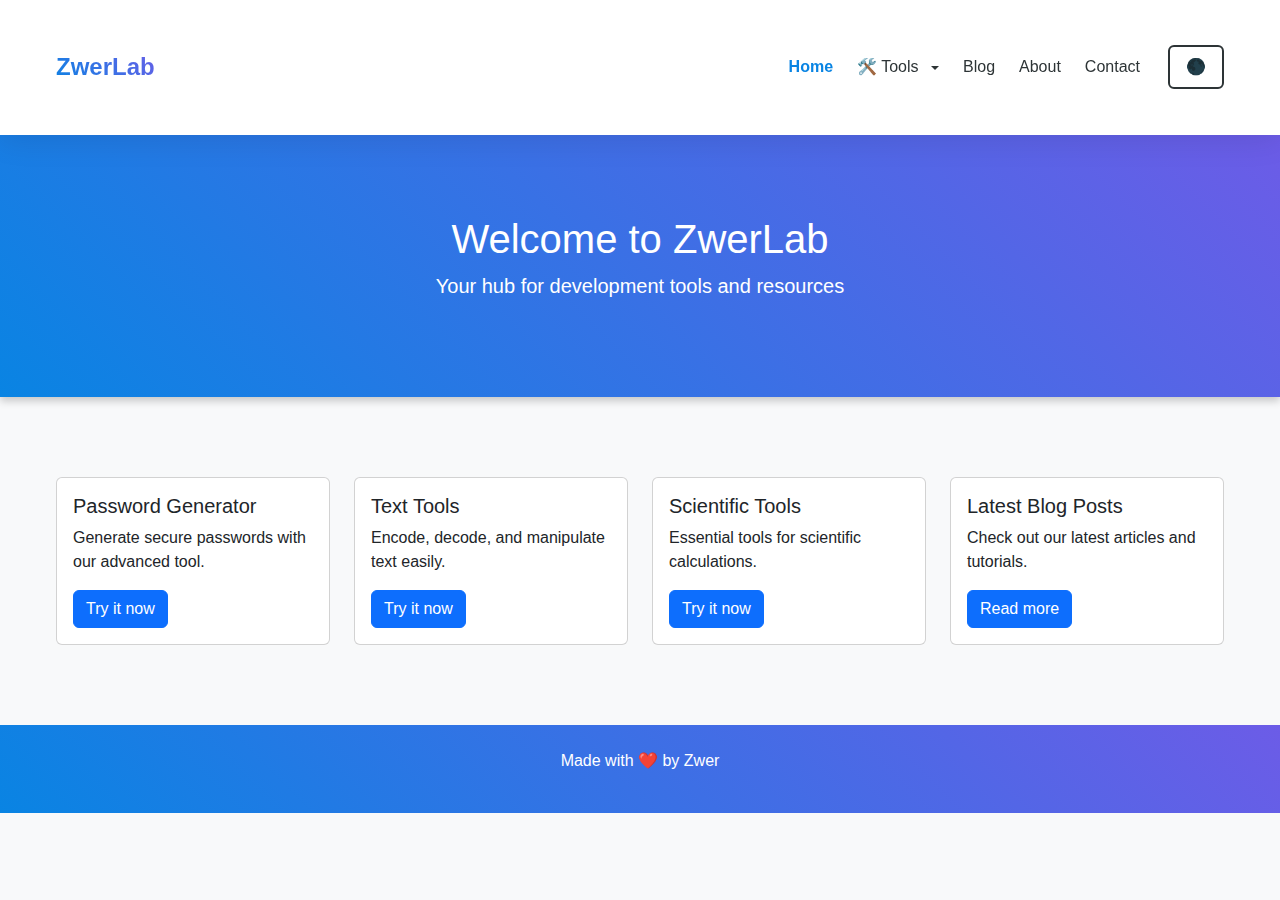
<file: index.html>
<!DOCTYPE html>
<html lang="en">
<head>
    <meta charset="UTF-8">
    <meta name="viewport" content="width=device-width, initial-scale=1.0">
    <title>ZwerLab - Home</title>
    <link rel="stylesheet" href="https://cdn.jsdelivr.net/npm/bootstrap@5.3.0/dist/css/bootstrap.min.css">
    <link rel="stylesheet" href="assets/css/style.css">
</head>
<body>
    <nav class="navbar navbar-expand-lg">
        <div class="container">
            <a class="navbar-brand" href="index.html">ZwerLab</a>
            <button class="navbar-toggler" type="button" data-bs-toggle="collapse" data-bs-target="#navbarNav">
                <span class="navbar-toggler-icon"></span>
            </button>
            <div class="collapse navbar-collapse" id="navbarNav">
                <ul class="navbar-nav ms-auto">
                    <li class="nav-item"><a class="nav-link active" href="index.html">Home</a></li>
                    <li class="nav-item dropdown">
                        <a class="nav-link dropdown-toggle" href="#" id="toolsDropdown" role="button" data-bs-toggle="dropdown">
                            🛠️ Tools
                        </a>
                        <ul class="dropdown-menu">
                            <li><a class="dropdown-item" href="password-generator.html">🔐 Password Generator</a></li>
                            <li><a class="dropdown-item" href="text-tools.html">📝 Text Tools</a></li>
                            <li><a class="dropdown-item" href="scientific-tools.html">🔬 Scientific Tools</a></li>
                            <li><a class="dropdown-item" href="hash-generator.html">🔒 Hash Generator</a></li>
                        </ul>
                    </li>
                    <li class="nav-item"><a class="nav-link" href="blog.html">Blog</a></li>
                    <li class="nav-item"><a class="nav-link" href="about.html">About</a></li>
                    <li class="nav-item"><a class="nav-link" href="contact.html">Contact</a></li>
                </ul>
                <button id="darkModeToggle" class="btn btn-outline-light ms-3">
                    <span id="darkModeIcon">🌑</span>
                </button>
            </div>
        </div>
    </nav>

    <header class="page-header">
        <div class="container">
            <h1>Welcome to ZwerLab</h1>
            <p class="lead">Your hub for development tools and resources</p>
        </div>
    </header>

    <main class="container my-5">
        <div class="row g-4">
            <div class="col-md-6 col-lg-3">
                <div class="card h-100">
                    <div class="card-body">
                        <h2 class="card-title h5">Password Generator</h2>
                        <p class="card-text">Generate secure passwords with our advanced tool.</p>
                        <a href="password-generator.html" class="btn btn-primary">Try it now</a>
                    </div>
                </div>
            </div>
            <div class="col-md-6 col-lg-3">
                <div class="card h-100">
                    <div class="card-body">
                        <h2 class="card-title h5">Text Tools</h2>
                        <p class="card-text">Encode, decode, and manipulate text easily.</p>
                        <a href="text-tools.html" class="btn btn-primary">Try it now</a>
                    </div>
                </div>
            </div>
            <div class="col-md-6 col-lg-3">
                <div class="card h-100">
                    <div class="card-body">
                        <h2 class="card-title h5">Scientific Tools</h2>
                        <p class="card-text">Essential tools for scientific calculations.</p>
                        <a href="scientific-tools.html" class="btn btn-primary">Try it now</a>
                    </div>
                </div>
            </div>
            <div class="col-md-6 col-lg-3">
                <div class="card h-100">
                    <div class="card-body">
                        <h2 class="card-title h5">Latest Blog Posts</h2>
                        <p class="card-text">Check out our latest articles and tutorials.</p>
                        <a href="blog.html" class="btn btn-primary">Read more</a>
                    </div>
                </div>
            </div>
        </div>
    </main>

    <footer>
        <p>Made with ❤️ by Zwer</p>
    </footer>

    <script src="https://cdn.jsdelivr.net/npm/bootstrap@5.3.0/dist/js/bootstrap.bundle.min.js"></script>
    <script src="assets/js/script.js"></script>
</body>
</html>
</file>
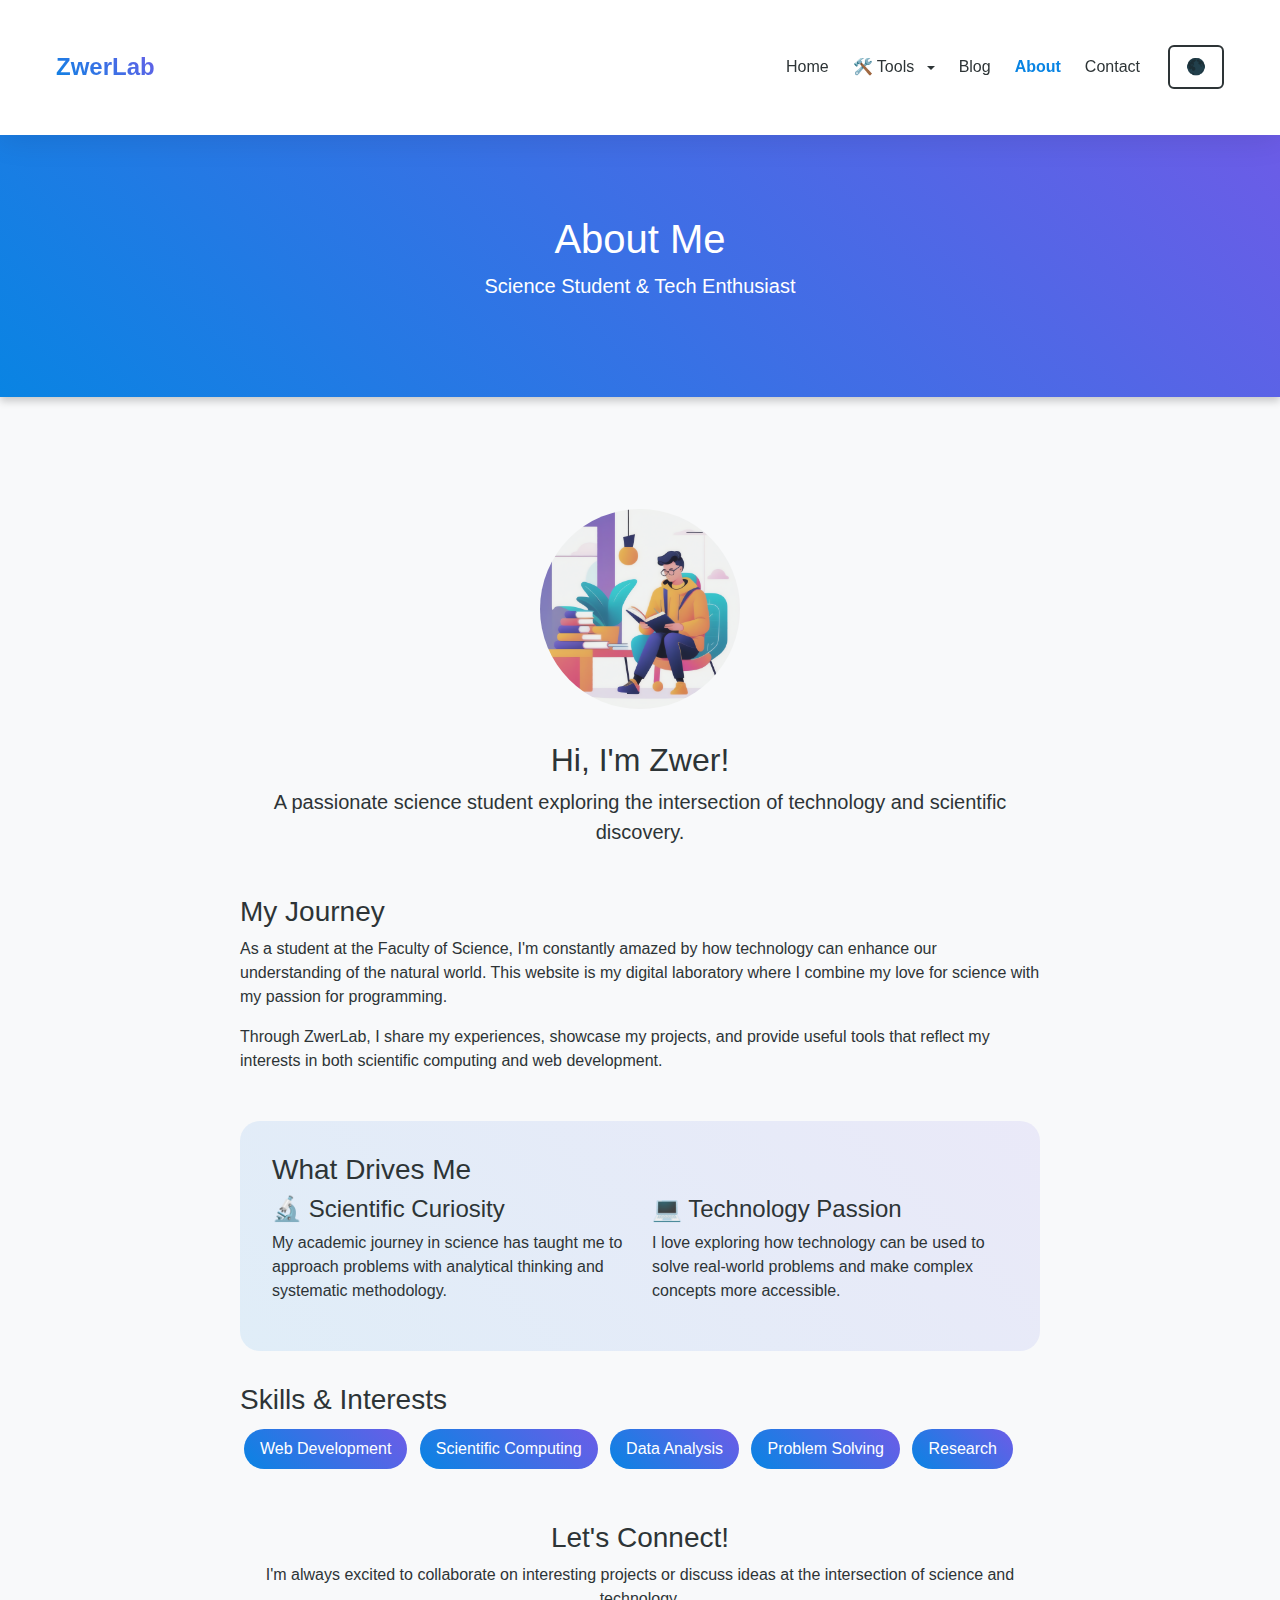
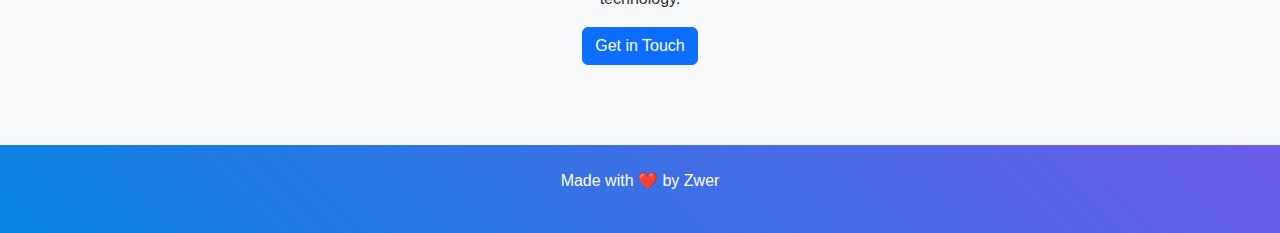
<file: about.html>
<!DOCTYPE html>
<html lang="en">
<head>
    <meta charset="UTF-8">
    <meta name="viewport" content="width=device-width, initial-scale=1.0">
    <title>About Me | ZwerLab</title>
    <link rel="stylesheet" href="https://cdn.jsdelivr.net/npm/bootstrap@5.3.0/dist/css/bootstrap.min.css">
    <link rel="stylesheet" href="assets/css/style.css">
    <style>
        .about-section {
            max-width: 800px;
            margin: 0 auto;
        }
        .profile-image {
            width: 200px;
            height: 200px;
            border-radius: 50%;
            object-fit: cover;
            margin: 2rem auto;
            display: block;
        }
        .skill-tag {
            background: linear-gradient(45deg, #0984e3, #6c5ce7);
            color: white;
            padding: 0.5rem 1rem;
            border-radius: 20px;
            margin: 0.25rem;
            display: inline-block;
        }
        .interests-section {
            background: linear-gradient(45deg, rgba(9, 132, 227, 0.1), rgba(108, 92, 231, 0.1));
            padding: 2rem;
            border-radius: 20px;
            margin: 2rem 0;
        }
        body.dark-mode .interests-section {
            background: linear-gradient(45deg, rgba(116, 185, 255, 0.1), rgba(162, 155, 254, 0.1));
        }
    </style>
</head>
<body>
    <nav class="navbar navbar-expand-lg">
        <div class="container">
            <a class="navbar-brand" href="index.html">ZwerLab</a>
            <button class="navbar-toggler" type="button" data-bs-toggle="collapse" data-bs-target="#navbarNav">
                <span class="navbar-toggler-icon"></span>
            </button>
            <div class="collapse navbar-collapse" id="navbarNav">
                <ul class="navbar-nav ms-auto">
                    <li class="nav-item"><a class="nav-link" href="index.html">Home</a></li>
                    <li class="nav-item dropdown">
                        <a class="nav-link dropdown-toggle" href="#" id="toolsDropdown" role="button" data-bs-toggle="dropdown">
                            🛠️ Tools
                        </a>
                        <ul class="dropdown-menu">
                            <li><a class="dropdown-item" href="password-generator.html">🔐 Password Generator</a></li>
                            <li><a class="dropdown-item" href="text-tools.html">📝 Text Tools</a></li>
                            <li><a class="dropdown-item" href="scientific-tools.html">🔬 Scientific Tools</a></li>
                            <li><a class="dropdown-item" href="hash-generator.html">🔒 Hash Generator</a></li>
                        </ul>
                    </li>
                    <li class="nav-item"><a class="nav-link" href="blog.html">Blog</a></li>
                    <li class="nav-item"><a class="nav-link active" href="about.html">About</a></li>
                    <li class="nav-item"><a class="nav-link" href="contact.html">Contact</a></li>
                </ul>
                <button id="darkModeToggle" class="btn btn-outline-light ms-3">
                    <span id="darkModeIcon">🌑</span>
                </button>
            </div>
        </div>
    </nav>

    <header class="page-header">
        <div class="container">
            <h1>About Me</h1>
            <p class="lead">Science Student & Tech Enthusiast</p>
        </div>
    </header>

    <main class="container my-5">
        <div class="about-section">
            <img src="images/student.png" alt="Profile" class="profile-image">
            
            <div class="text-center mb-5">
                <h2>Hi, I'm Zwer!</h2>
                <p class="lead">A passionate science student exploring the intersection of technology and scientific discovery.</p>
            </div>

            <div class="mb-5">
                <h3>My Journey</h3>
                <p>As a student at the Faculty of Science, I'm constantly amazed by how technology can enhance our understanding of the natural world. This website is my digital laboratory where I combine my love for science with my passion for programming.</p>
                <p>Through ZwerLab, I share my experiences, showcase my projects, and provide useful tools that reflect my interests in both scientific computing and web development.</p>
            </div>

            <div class="interests-section">
                <h3>What Drives Me</h3>
                <div class="row g-4">
                    <div class="col-md-6">
                        <h4>🔬 Scientific Curiosity</h4>
                        <p>My academic journey in science has taught me to approach problems with analytical thinking and systematic methodology.</p>
                    </div>
                    <div class="col-md-6">
                        <h4>💻 Technology Passion</h4>
                        <p>I love exploring how technology can be used to solve real-world problems and make complex concepts more accessible.</p>
                    </div>
                </div>
            </div>

            <div class="mb-5">
                <h3>Skills & Interests</h3>
                <div class="mb-3">
                    <span class="skill-tag">Web Development</span>
                    <span class="skill-tag">Scientific Computing</span>
                    <span class="skill-tag">Data Analysis</span>
                    <span class="skill-tag">Problem Solving</span>
                    <span class="skill-tag">Research</span>
                </div>
            </div>

            <div class="text-center">
                <h3>Let's Connect!</h3>
                <p>I'm always excited to collaborate on interesting projects or discuss ideas at the intersection of science and technology.</p>
                <a href="contact.html" class="btn btn-primary">Get in Touch</a>
            </div>
        </div>
    </main>

    <footer>
        <p>Made with ❤️ by Zwer</p>
    </footer>

    <script src="https://cdn.jsdelivr.net/npm/bootstrap@5.3.0/dist/js/bootstrap.bundle.min.js"></script>
    <script src="assets/js/script.js"></script>
</body>
</html>
</file>
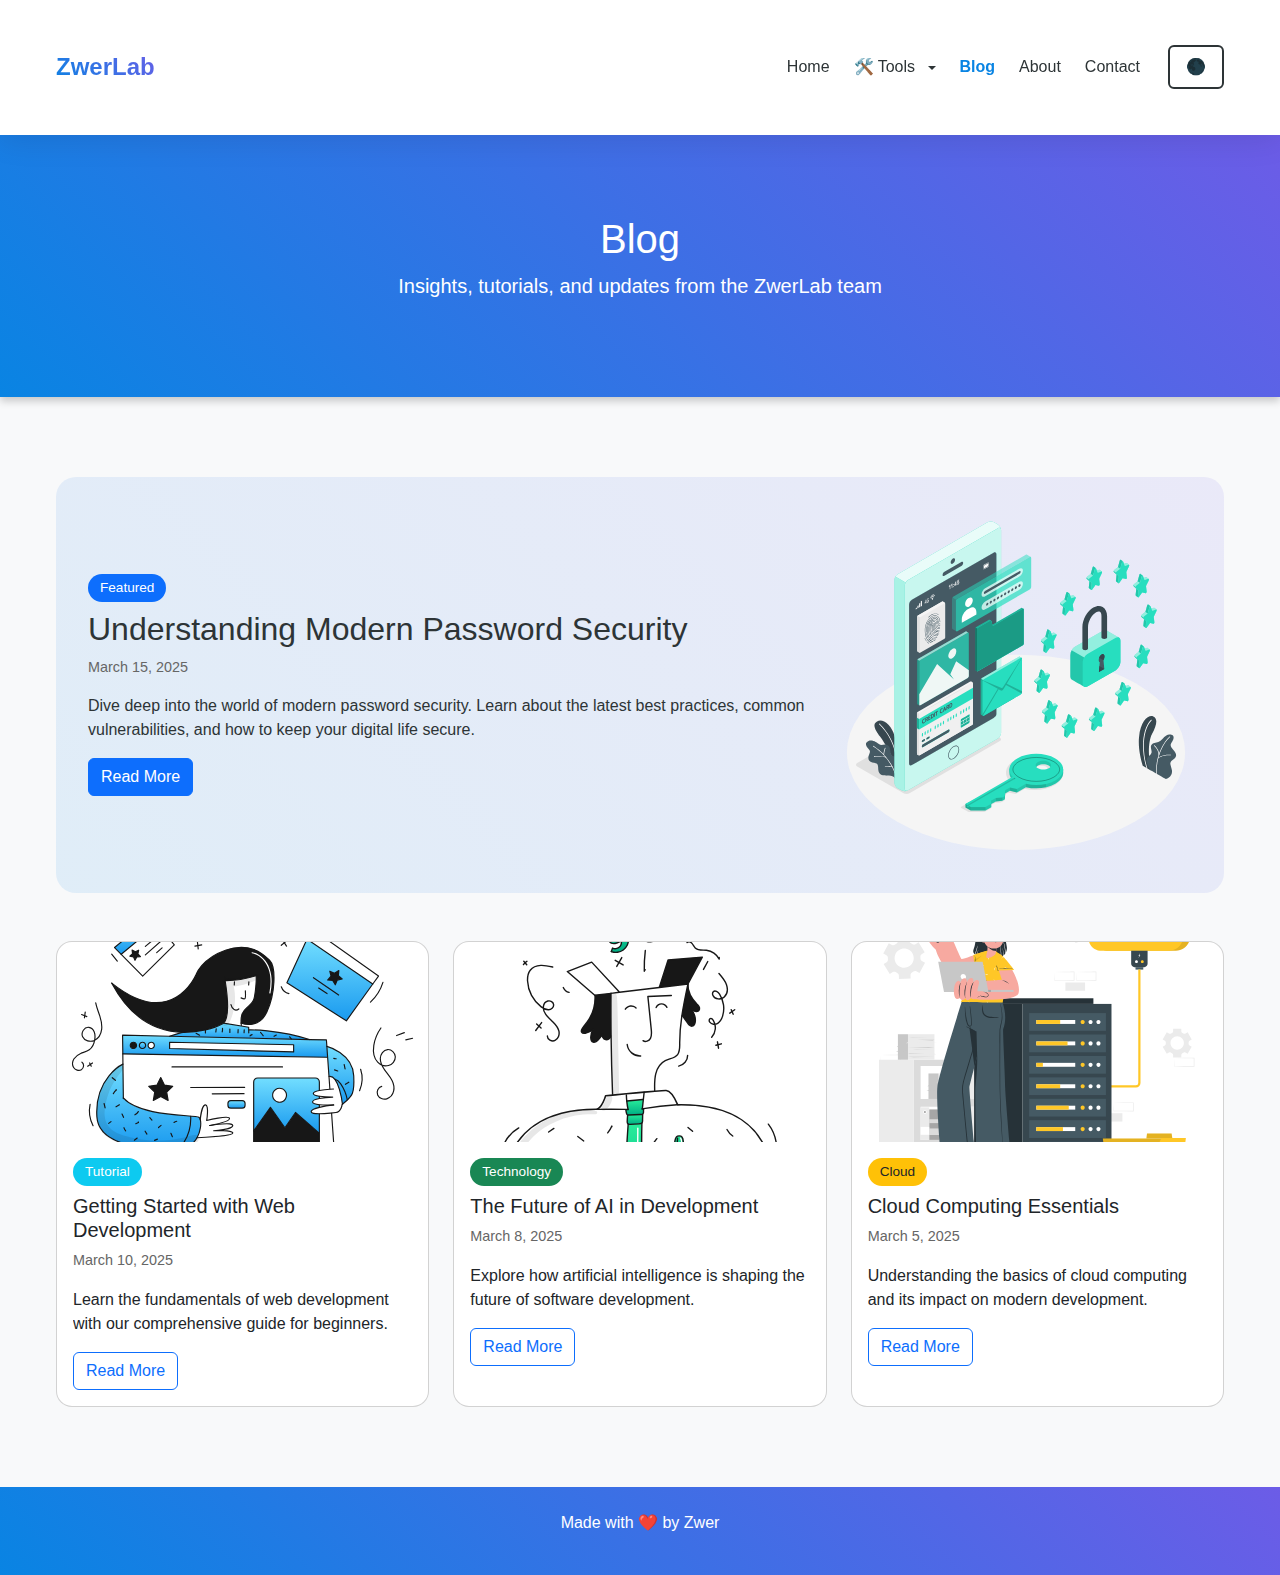
<file: blog.html>
<!DOCTYPE html>
<html lang="en">
<head>
    <meta charset="UTF-8">
    <meta name="viewport" content="width=device-width, initial-scale=1.0">
    <title>Blog | ZwerLab</title>
    <link rel="stylesheet" href="https://cdn.jsdelivr.net/npm/bootstrap@5.3.0/dist/css/bootstrap.min.css">
    <link rel="stylesheet" href="assets/css/style.css">
    <style>
        .blog-card {
            transition: transform 0.3s ease, box-shadow 0.3s ease;
            border-radius: 16px;
            overflow: hidden;
        }
        .blog-card:hover {
            transform: translateY(-5px);
            box-shadow: 0 10px 20px rgba(0,0,0,0.1);
        }
        .blog-image {
            height: 200px;
            object-fit: cover;
        }
        .blog-tag {
            font-size: 0.85rem;
            padding: 0.25rem 0.75rem;
            border-radius: 20px;
            margin-right: 0.5rem;
            margin-bottom: 0.5rem;
            display: inline-block;
        }
        .blog-date {
            font-size: 0.9rem;
            color: #666;
        }
        body.dark-mode .blog-date {
            color: #aaa;
        }
        .blog-excerpt {
            display: -webkit-box;
            -webkit-line-clamp: 3;
            -webkit-box-orient: vertical;
            overflow: hidden;
        }
        .featured-post {
            border-radius: 20px;
            background: linear-gradient(45deg, rgba(9, 132, 227, 0.1), rgba(108, 92, 231, 0.1));
            padding: 2rem;
            margin-bottom: 3rem;
        }
        body.dark-mode .featured-post {
            background: linear-gradient(45deg, rgba(116, 185, 255, 0.1), rgba(162, 155, 254, 0.1));
        }
        .article-content {
            display: none;
            padding: 2rem;
            margin-top: 2rem;
            border-radius: 12px;
            background: rgba(255, 255, 255, 0.05);
        }
        body.dark-mode .article-content {
            background: rgba(0, 0, 0, 0.1);
        }
    </style>
</head>
<body>
    <nav class="navbar navbar-expand-lg">
        <div class="container">
            <a class="navbar-brand" href="index.html">ZwerLab</a>
            <button class="navbar-toggler" type="button" data-bs-toggle="collapse" data-bs-target="#navbarNav">
                <span class="navbar-toggler-icon"></span>
            </button>
            <div class="collapse navbar-collapse" id="navbarNav">
                <ul class="navbar-nav ms-auto">
                    <li class="nav-item"><a class="nav-link" href="index.html">Home</a></li>
                    <li class="nav-item dropdown">
                        <a class="nav-link dropdown-toggle" href="#" id="toolsDropdown" role="button" data-bs-toggle="dropdown">
                            🛠️ Tools
                        </a>
                        <ul class="dropdown-menu">
                            <li><a class="dropdown-item" href="password-generator.html">🔐 Password Generator</a></li>
                            <li><a class="dropdown-item" href="text-tools.html">📝 Text Tools</a></li>
                            <li><a class="dropdown-item" href="scientific-tools.html">🔬 Scientific Tools</a></li>
                            <li><a class="dropdown-item" href="hash-generator.html">🔒 Hash Generator</a></li>
                        </ul>
                    </li>
                    <li class="nav-item"><a class="nav-link active" href="blog.html">Blog</a></li>
                    <li class="nav-item"><a class="nav-link" href="about.html">About</a></li>
                    <li class="nav-item"><a class="nav-link" href="contact.html">Contact</a></li>
                </ul>
                <button id="darkModeToggle" class="btn btn-outline-light ms-3">
                    <span id="darkModeIcon">🌑</span>
                </button>
            </div>
        </div>
    </nav>

    <header class="page-header">
        <div class="container">
            <h1>Blog</h1>
            <p class="lead">Insights, tutorials, and updates from the ZwerLab team</p>
        </div>
    </header>

    <main class="container my-5">
        <div class="featured-post">
            <div class="row align-items-center">
                <div class="col-md-8">
                    <span class="blog-tag bg-primary text-white">Featured</span>
                    <h2>Understanding Modern Password Security</h2>
                    <p class="blog-date">March 15, 2025</p>
                    <p>Dive deep into the world of modern password security. Learn about the latest best practices, common vulnerabilities, and how to keep your digital life secure.</p>
                    <button class="btn btn-primary read-more" data-article="password-security">Read More</button>
                    
                    <!-- Password Security Article Content -->
                    <div id="password-security-article" class="article-content">
                        <h3>Password Security Fundamentals</h3>
                        <p>Password security continues to be a critical component of digital safety. Despite the rise of additional authentication methods, passwords remain the primary defense for most accounts.</p>
                        
                        <h4>Current Best Practices</h4>
                        <ul>
                            <li><strong>Password Length vs. Complexity:</strong> Focus on longer passwords (12+ characters) rather than just complex ones. Lengthy passphrases are more secure and easier to remember.</li>
                            <li><strong>Unique Passwords:</strong> Use different passwords for different services to prevent credential stuffing attacks.</li>
                            <li><strong>Password Managers:</strong> Utilize dedicated password management tools to generate, store, and auto-fill strong, unique passwords.</li>
                            <li><strong>Multi-Factor Authentication (MFA):</strong> Implement MFA whenever possible as an additional security layer beyond passwords.</li>
                            <li><strong>Regular Security Audits:</strong> Periodically check for compromised accounts through services like Have I Been Pwned.</li>
                        </ul>

                        <h4>Common Vulnerabilities</h4>
                        <ul>
                            <li><strong>Credential Stuffing:</strong> Attackers use leaked username/password combinations on multiple services.</li>
                            <li><strong>Brute Force Attacks:</strong> Automated programs attempt to guess passwords through trial and error.</li>
                            <li><strong>Phishing Attacks:</strong> Deceptive communications trick users into revealing their credentials.</li>
                            <li><strong>Password Spraying:</strong> Attackers try common passwords against many accounts.</li>
                            <li><strong>Keyloggers:</strong> Malware that records keystrokes to capture password information.</li>
                        </ul>

                        <h4>NIST Password Guidelines (2023-2024)</h4>
                        <ul>
                            <li>Encourage passwords of at least 12 characters</li>
                            <li>Remove periodic password change requirements</li>
                            <li>Eliminate complex character requirements</li>
                            <li>Screen new passwords against commonly used/compromised passwords</li>
                            <li>Allow paste functionality in password fields</li>
                        </ul>

                        <h4>Emerging Password Alternatives</h4>
                        <ul>
                            <li><strong>Passkeys:</strong> FIDO2-based authentication that eliminates passwords entirely</li>
                            <li><strong>Biometric Authentication:</strong> Fingerprints, facial recognition, and other biological identifiers</li>
                            <li><strong>Hardware Security Keys:</strong> Physical devices that provide cryptographic proof of identity</li>
                            <li><strong>Zero-knowledge Proofs:</strong> Cryptographic methods that verify identity without revealing passwords</li>
                        </ul>
                    </div>
                </div>
                <div class="col-md-4">
                    <img src="images/Password-Security.svg" alt="Password Security" class="img-fluid rounded">
                </div>
            </div>
        </div>

        <div class="row g-4">
            <div class="col-md-4">
                <article class="card blog-card h-100">
                    <img src="images/web-development.svg" alt="Web Development" class="blog-image">
                    <div class="card-body">
                        <span class="blog-tag bg-info text-white">Tutorial</span>
                        <h3 class="card-title h5">Getting Started with Web Development</h3>
                        <p class="blog-date">March 10, 2025</p>
                        <p class="blog-excerpt">Learn the fundamentals of web development with our comprehensive guide for beginners.</p>
                        <button class="btn btn-outline-primary read-more" data-article="web-dev">Read More</button>
                    </div>
                </article>
            </div>
            <div class="col-md-4">
                <article class="card blog-card h-100">
                    <img src="images/AI.svg" alt="AI" class="blog-image">
                    <div class="card-body">
                        <span class="blog-tag bg-success text-white">Technology</span>
                        <h3 class="card-title h5">The Future of AI in Development</h3>
                        <p class="blog-date">March 8, 2025</p>
                        <p class="blog-excerpt">Explore how artificial intelligence is shaping the future of software development.</p>
                        <button class="btn btn-outline-primary read-more" data-article="ai-future">Read More</button>
                    </div>
                </article>
            </div>
            <div class="col-md-4">
                <article class="card blog-card h-100">
                    <img src="images/Cloud-Computing.svg" alt="Cloud Computing" class="blog-image">
                    <div class="card-body">
                        <span class="blog-tag bg-warning text-dark">Cloud</span>
                        <h3 class="card-title h5">Cloud Computing Essentials</h3>
                        <p class="blog-date">March 5, 2025</p>
                        <p class="blog-excerpt">Understanding the basics of cloud computing and its impact on modern development.</p>
                        <button class="btn btn-outline-primary read-more" data-article="cloud-computing">Read More</button>
                    </div>
                </article>
            </div>
        </div>
    </main>

    <footer>
        <p>Made with ❤️ by Zwer</p>
    </footer>

    <script src="https://cdn.jsdelivr.net/npm/bootstrap@5.3.0/dist/js/bootstrap.bundle.min.js"></script>
    <script src="assets/js/script.js"></script>
    <script>
        document.addEventListener('DOMContentLoaded', function() {
            const readMoreButtons = document.querySelectorAll('.read-more');
            
            readMoreButtons.forEach(button => {
                button.addEventListener('click', function() {
                    const articleId = this.getAttribute('data-article');
                    const articleContent = document.getElementById(`${articleId}-article`);
                    
                    if (articleContent) {
                        if (articleContent.style.display === 'none' || !articleContent.style.display) {
                            articleContent.style.display = 'block';
                            this.textContent = 'Show Less';
                        } else {
                            articleContent.style.display = 'none';
                            this.textContent = 'Read More';
                        }
                    }
                });
            });
        });
    </script>
</body>
</html>
</file>
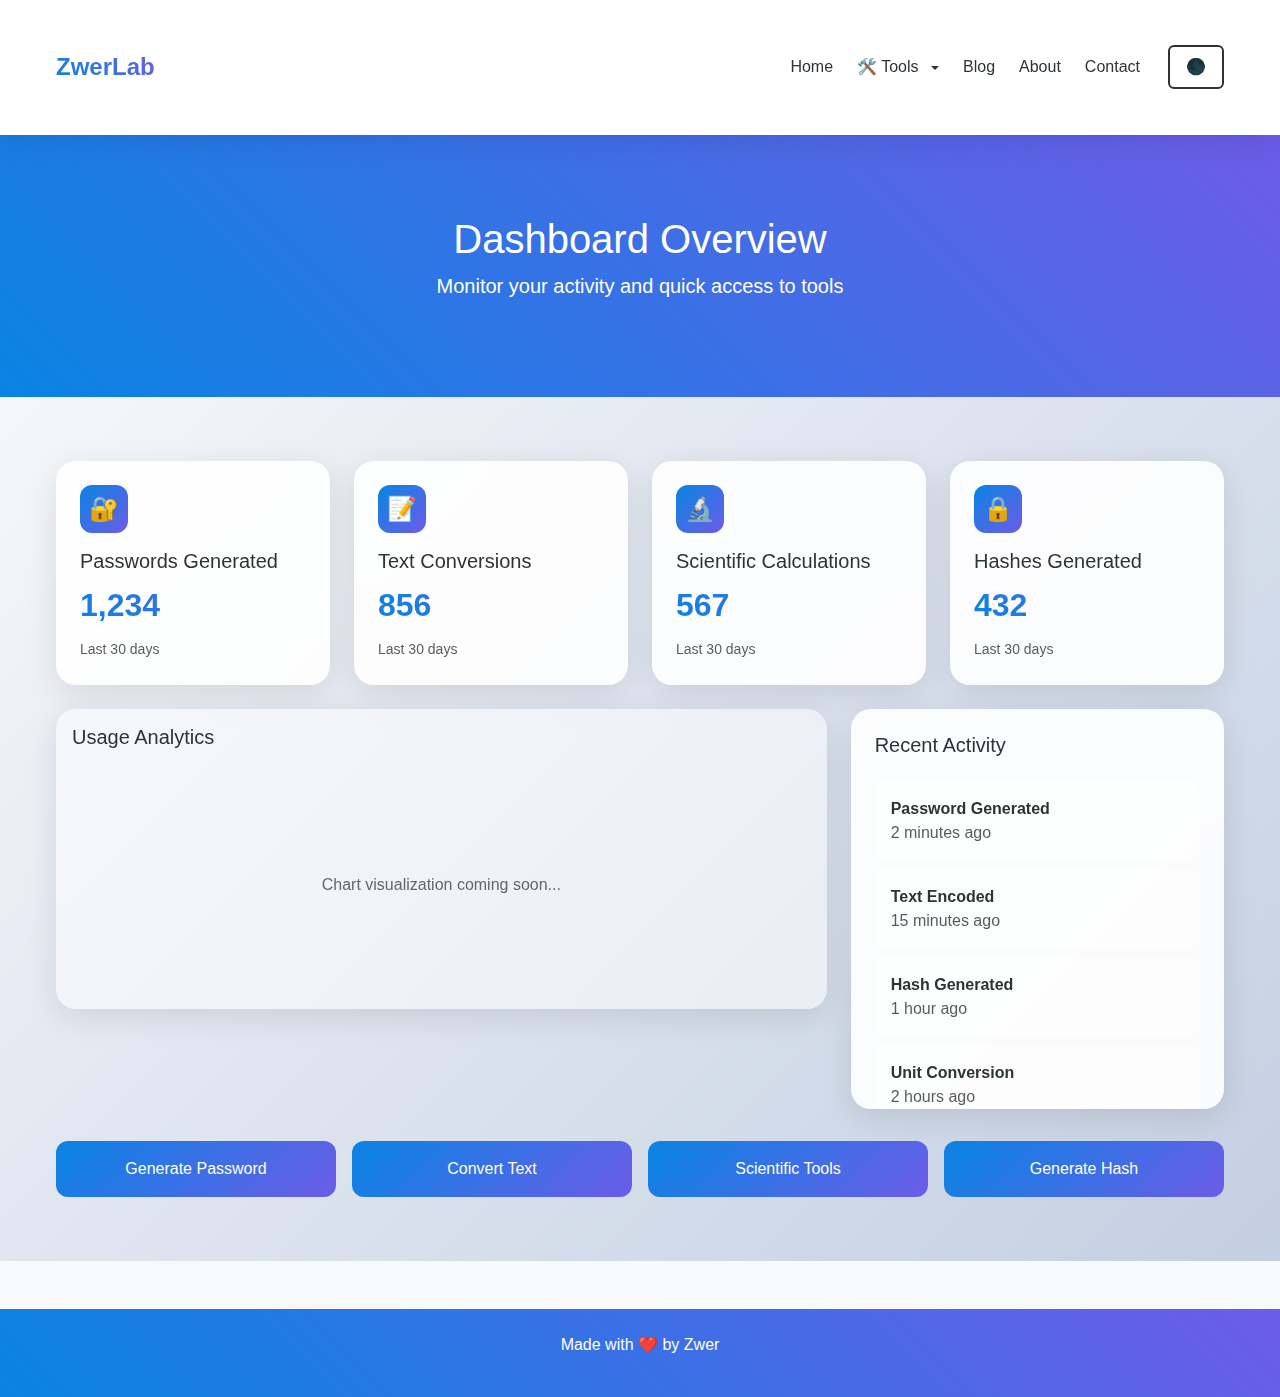
<file: dashboard.html>
<!DOCTYPE html>
<html lang="en">
<head>
    <meta charset="UTF-8">
    <meta name="viewport" content="width=device-width, initial-scale=1.0">
    <title>Modern Dashboard | ZwerLab</title>
    <link rel="stylesheet" href="https://cdn.jsdelivr.net/npm/bootstrap@5.3.0/dist/css/bootstrap.min.css">
    <link rel="stylesheet" href="assets/css/style.css">
    <style>
        /* Modern Dashboard Styles */
        .dashboard-container {
            padding: 2rem;
            background: linear-gradient(135deg, #f5f7fa 0%, #c3cfe2 100%);
            min-height: calc(100vh - 200px);
        }

        body.dark-mode .dashboard-container {
            background: linear-gradient(135deg, #1a1a1a 0%, #2d3436 100%);
        }

        .stat-card {
            background: rgba(255, 255, 255, 0.9);
            border-radius: 20px;
            padding: 1.5rem;
            transition: all 0.3s ease;
            border: none;
            backdrop-filter: blur(10px);
            box-shadow: 0 8px 32px rgba(0, 0, 0, 0.1);
        }

        body.dark-mode .stat-card {
            background: rgba(45, 52, 54, 0.9);
        }

        .stat-card:hover {
            transform: translateY(-5px);
            box-shadow: 0 12px 40px rgba(0, 0, 0, 0.15);
        }

        .stat-icon {
            width: 48px;
            height: 48px;
            border-radius: 12px;
            display: flex;
            align-items: center;
            justify-content: center;
            font-size: 24px;
            margin-bottom: 1rem;
            background: linear-gradient(135deg, #0984e3, #6c5ce7);
            color: white;
        }

        .stat-value {
            font-size: 2rem;
            font-weight: 700;
            margin: 0.5rem 0;
            background: linear-gradient(45deg, #0984e3, #6c5ce7);
            -webkit-background-clip: text;
            background-clip: text;
            -webkit-text-fill-color: transparent;
        }

        body.dark-mode .stat-value {
            background: linear-gradient(45deg, #74b9ff, #a29bfe);
            -webkit-background-clip: text;
            background-clip: text;
        }

        .activity-card {
            height: 400px;
            overflow-y: auto;
            scrollbar-width: thin;
            scrollbar-color: #0984e3 transparent;
        }

        .activity-item {
            padding: 1rem;
            border-radius: 12px;
            margin-bottom: 0.5rem;
            background: rgba(255, 255, 255, 0.5);
            transition: all 0.3s ease;
        }

        body.dark-mode .activity-item {
            background: rgba(255, 255, 255, 0.05);
        }

        .activity-item:hover {
            background: rgba(9, 132, 227, 0.1);
            transform: translateX(5px);
        }

        .chart-container {
            position: relative;
            height: 300px;
            background: rgba(255, 255, 255, 0.5);
            border-radius: 20px;
            padding: 1rem;
        }

        body.dark-mode .chart-container {
            background: rgba(255, 255, 255, 0.05);
        }

        .quick-actions {
            display: grid;
            grid-template-columns: repeat(auto-fit, minmax(150px, 1fr));
            gap: 1rem;
            margin-top: 2rem;
        }

        .action-btn {
            background: linear-gradient(135deg, #0984e3, #6c5ce7);
            border: none;
            border-radius: 12px;
            padding: 1rem;
            color: white;
            transition: all 0.3s ease;
        }

        .action-btn:hover {
            transform: translateY(-3px);
            box-shadow: 0 8px 20px rgba(9, 132, 227, 0.3);
        }

        @media (max-width: 768px) {
            .dashboard-container {
                padding: 1rem;
            }
            
            .stat-card {
                margin-bottom: 1rem;
            }
        }
    </style>
</head>
<body>
    <nav class="navbar navbar-expand-lg">
        <div class="container">
            <a class="navbar-brand" href="index.html">ZwerLab</a>
            <button class="navbar-toggler" type="button" data-bs-toggle="collapse" data-bs-target="#navbarNav">
                <span class="navbar-toggler-icon"></span>
            </button>
            <div class="collapse navbar-collapse" id="navbarNav">
                <ul class="navbar-nav ms-auto">
                    <li class="nav-item"><a class="nav-link" href="index.html">Home</a></li>
                    <li class="nav-item dropdown">
                        <a class="nav-link dropdown-toggle" href="#" id="toolsDropdown" role="button" data-bs-toggle="dropdown">
                            🛠️ Tools
                        </a>
                        <ul class="dropdown-menu">
                            <li><a class="dropdown-item" href="password-generator.html">🔐 Password Generator</a></li>
                            <li><a class="dropdown-item" href="text-tools.html">📝 Text Tools</a></li>
                            <li><a class="dropdown-item" href="scientific-tools.html">🔬 Scientific Tools</a></li>
                            <li><a class="dropdown-item" href="hash-generator.html">🔒 Hash Generator</a></li>
                        </ul>
                    </li>
                    <li class="nav-item"><a class="nav-link" href="blog.html">Blog</a></li>
                    <li class="nav-item"><a class="nav-link" href="about.html">About</a></li>
                    <li class="nav-item"><a class="nav-link" href="contact.html">Contact</a></li>
                </ul>
                <button id="darkModeToggle" class="btn btn-outline-light ms-3">
                    <span id="darkModeIcon">🌑</span>
                </button>
            </div>
        </div>
    </nav>

    <header class="page-header">
        <div class="container">
            <h1>Dashboard Overview</h1>
            <p class="lead">Monitor your activity and quick access to tools</p>
        </div>
    </header>

    <main class="dashboard-container">
        <div class="container">
            <!-- Stats Row -->
            <div class="row g-4 mb-4">
                <div class="col-md-3">
                    <div class="stat-card">
                        <div class="stat-icon">🔐</div>
                        <h3 class="h5">Passwords Generated</h3>
                        <div class="stat-value">1,234</div>
                        <small class="text-muted">Last 30 days</small>
                    </div>
                </div>
                <div class="col-md-3">
                    <div class="stat-card">
                        <div class="stat-icon">📝</div>
                        <h3 class="h5">Text Conversions</h3>
                        <div class="stat-value">856</div>
                        <small class="text-muted">Last 30 days</small>
                    </div>
                </div>
                <div class="col-md-3">
                    <div class="stat-card">
                        <div class="stat-icon">🔬</div>
                        <h3 class="h5">Scientific Calculations</h3>
                        <div class="stat-value">567</div>
                        <small class="text-muted">Last 30 days</small>
                    </div>
                </div>
                <div class="col-md-3">
                    <div class="stat-card">
                        <div class="stat-icon">🔒</div>
                        <h3 class="h5">Hashes Generated</h3>
                        <div class="stat-value">432</div>
                        <small class="text-muted">Last 30 days</small>
                    </div>
                </div>
            </div>

            <!-- Activity and Chart Row -->
            <div class="row g-4">
                <div class="col-md-8">
                    <div class="stat-card chart-container">
                        <h3 class="h5 mb-4">Usage Analytics</h3>
                        <div id="usageChart" style="height: 250px;">
                            <!-- Chart will be added via JavaScript -->
                            <div style="text-align: center; padding-top: 100px; color: #666;">
                                Chart visualization coming soon...
                            </div>
                        </div>
                    </div>
                </div>
                <div class="col-md-4">
                    <div class="stat-card activity-card">
                        <h3 class="h5 mb-4">Recent Activity</h3>
                        <div class="activity-item">
                            <strong>Password Generated</strong>
                            <p class="mb-0 text-muted">2 minutes ago</p>
                        </div>
                        <div class="activity-item">
                            <strong>Text Encoded</strong>
                            <p class="mb-0 text-muted">15 minutes ago</p>
                        </div>
                        <div class="activity-item">
                            <strong>Hash Generated</strong>
                            <p class="mb-0 text-muted">1 hour ago</p>
                        </div>
                        <div class="activity-item">
                            <strong>Unit Conversion</strong>
                            <p class="mb-0 text-muted">2 hours ago</p>
                        </div>
                    </div>
                </div>
            </div>

            <!-- Quick Actions -->
            <div class="quick-actions">
                <button class="action-btn">
                    Generate Password
                </button>
                <button class="action-btn">
                    Convert Text
                </button>
                <button class="action-btn">
                    Scientific Tools
                </button>
                <button class="action-btn">
                    Generate Hash
                </button>
            </div>
        </div>
    </main>

    <footer>
        <p>Made with ❤️ by Zwer</p>
    </footer>

    <script src="https://cdn.jsdelivr.net/npm/bootstrap@5.3.0/dist/js/bootstrap.bundle.min.js"></script>
    <script src="assets/js/script.js"></script>
</body>
</html>
</file>
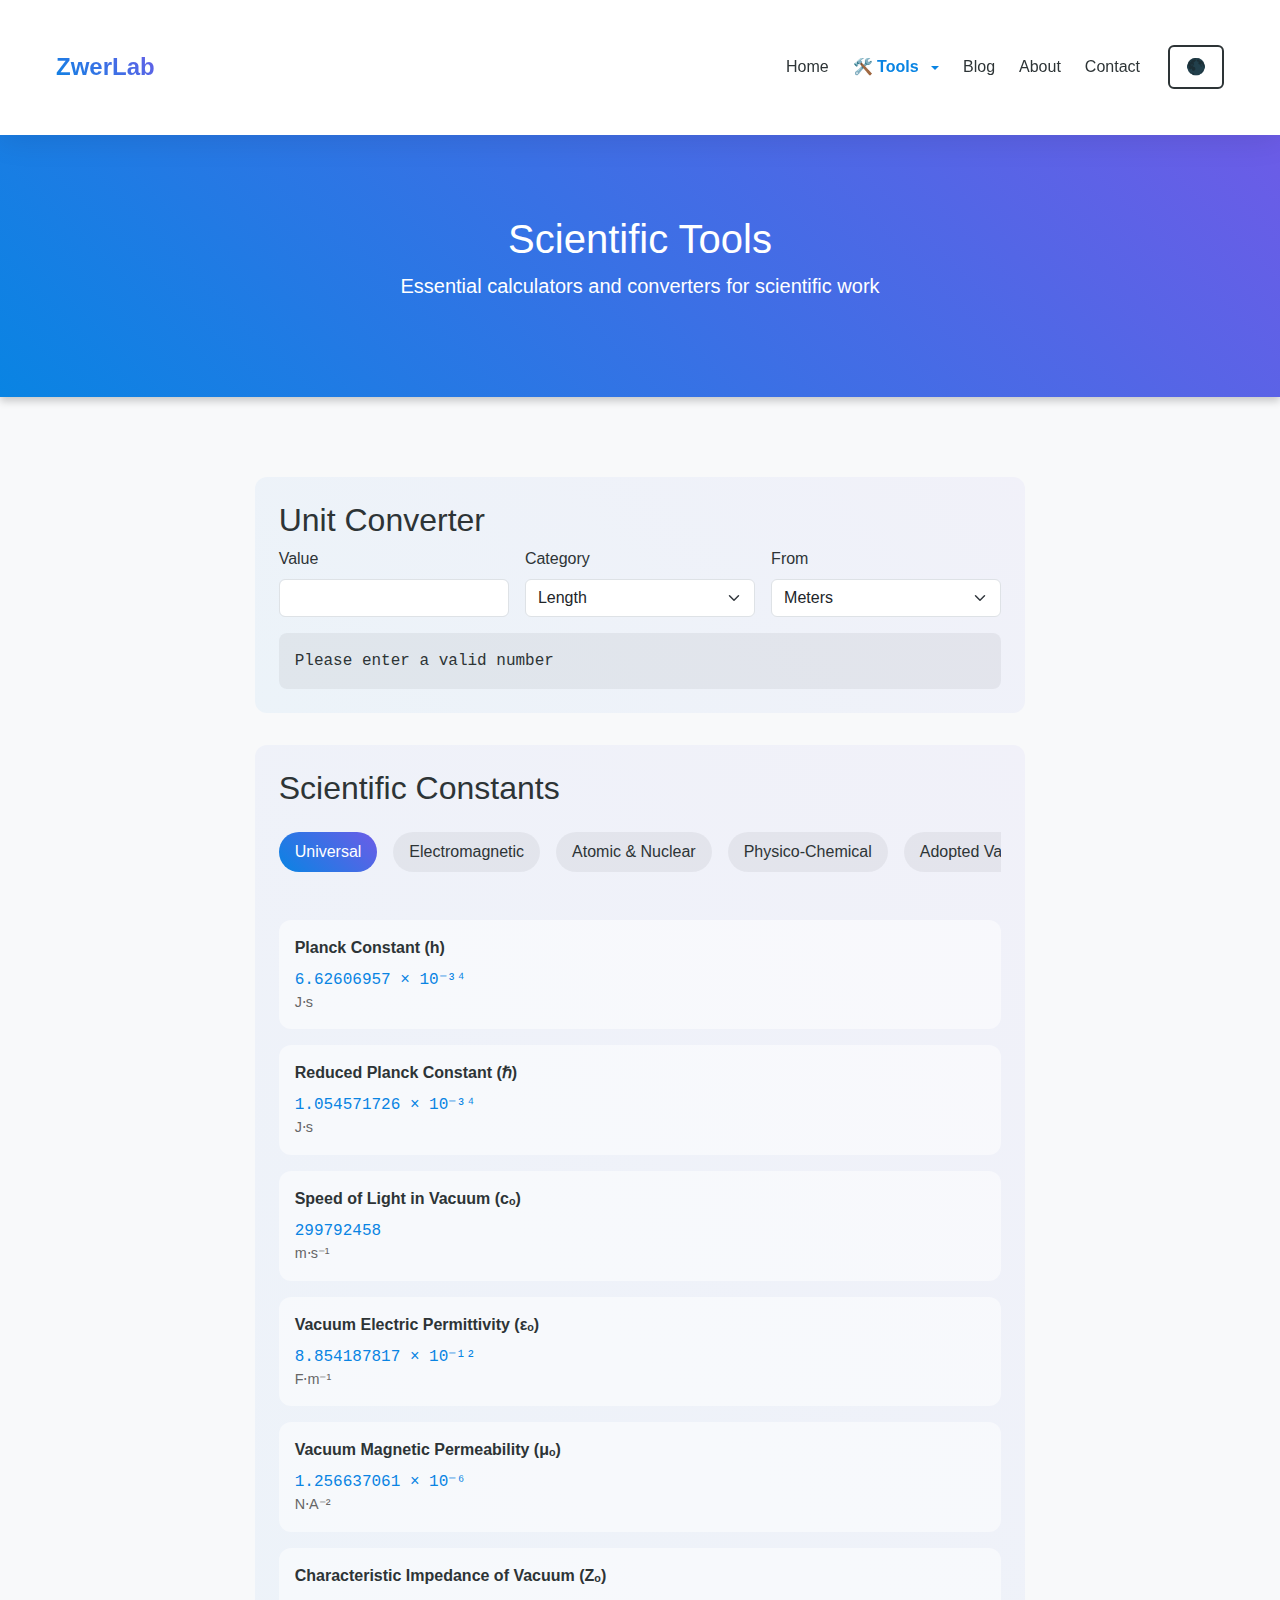
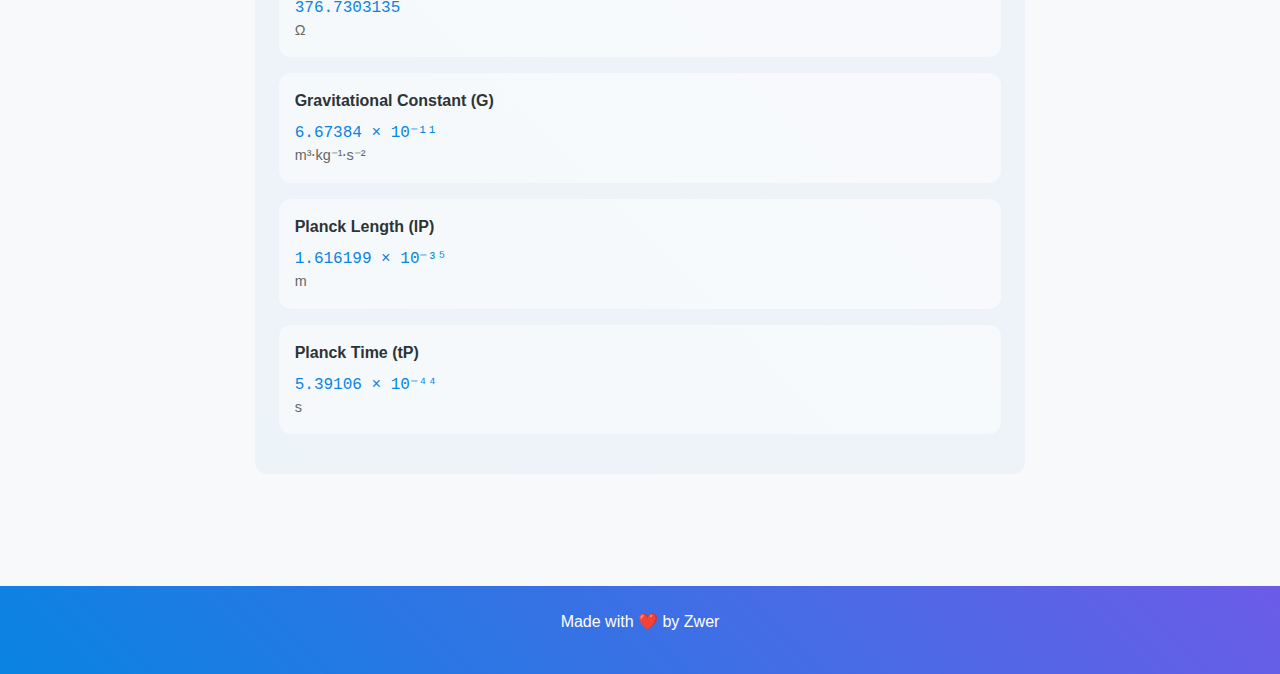
<file: scientific-tools.html>
<!DOCTYPE html>
<html lang="en">
<head>
    <meta charset="UTF-8">
    <meta name="viewport" content="width=device-width, initial-scale=1.0">
    <title>Scientific Tools | ZwerLab</title>
    <link rel="stylesheet" href="https://cdn.jsdelivr.net/npm/bootstrap@5.3.0/dist/css/bootstrap.min.css">
    <link rel="stylesheet" href="assets/css/style.css">
    <style>
        .tool-section {
            margin-bottom: 2rem;
            padding: 1.5rem;
            border-radius: 12px;
            background: linear-gradient(45deg, rgba(9, 132, 227, 0.05), rgba(108, 92, 231, 0.05));
        }
        body.dark-mode .tool-section {
            background: linear-gradient(45deg, rgba(116, 185, 255, 0.05), rgba(162, 155, 254, 0.05));
        }
        .result-display {
            font-family: 'Courier New', monospace;
            padding: 1rem;
            border-radius: 8px;
            background: rgba(0, 0, 0, 0.05);
            margin-top: 1rem;
        }
        body.dark-mode .result-display {
            background: rgba(255, 255, 255, 0.1);
        }
        .info-icon {
            display: inline-flex;
            align-items: center;
            justify-content: center;
            width: 20px;
            height: 20px;
            border-radius: 50%;
            background: #0984e3;
            color: white;
            font-size: 14px;
            margin-left: 0.5rem;
            cursor: help;
            transition: all 0.3s ease;
        }
        .info-icon:hover {
            background: #6c5ce7;
            transform: scale(1.1);
        }
        .constants-nav {
            display: flex;
            overflow-x: auto;
            padding: 1rem 0;
            margin-bottom: 2rem;
            gap: 1rem;
        }
        .constant-nav-item {
            padding: 0.5rem 1rem;
            border-radius: 20px;
            white-space: nowrap;
            cursor: pointer;
            transition: all 0.3s ease;
            background: rgba(0, 0, 0, 0.05);
        }
        body.dark-mode .constant-nav-item {
            background: rgba(255, 255, 255, 0.05);
        }
        .constant-nav-item.active {
            background: linear-gradient(45deg, #0984e3, #6c5ce7);
            color: white;
        }
        .constant-card {
            background: rgba(255, 255, 255, 0.5);
            border-radius: 12px;
            padding: 1rem;
            margin-bottom: 1rem;
            transition: all 0.3s ease;
        }
        body.dark-mode .constant-card {
            background: rgba(255, 255, 255, 0.05);
        }
        .constant-card:hover {
            transform: translateY(-2px);
            box-shadow: 0 4px 12px rgba(0, 0, 0, 0.1);
        }
        .constant-name {
            font-weight: 600;
            margin-bottom: 0.5rem;
        }
        .constant-value {
            font-family: 'Courier New', monospace;
            color: #0984e3;
        }
        body.dark-mode .constant-value {
            color: #74b9ff;
        }
        .constant-unit {
            font-size: 0.9rem;
            color: #666;
        }
        body.dark-mode .constant-unit {
            color: #aaa;
        }
        .constants-section {
            display: none;
        }
        .constants-section.active {
            display: block;
        }
    </style>
</head>
<body>
    <nav class="navbar navbar-expand-lg">
        <div class="container">
            <a class="navbar-brand" href="index.html">ZwerLab</a>
            <button class="navbar-toggler" type="button" data-bs-toggle="collapse" data-bs-target="#navbarNav">
                <span class="navbar-toggler-icon"></span>
            </button>
            <div class="collapse navbar-collapse" id="navbarNav">
                <ul class="navbar-nav ms-auto">
                    <li class="nav-item"><a class="nav-link" href="index.html">Home</a></li>
                    <li class="nav-item dropdown">
                        <a class="nav-link dropdown-toggle active" href="#" id="toolsDropdown" role="button" data-bs-toggle="dropdown">
                            🛠️ Tools
                        </a>
                        <ul class="dropdown-menu">
                            <li><a class="dropdown-item" href="password-generator.html">🔐 Password Generator</a></li>
                            <li><a class="dropdown-item" href="text-tools.html">📝 Text Tools</a></li>
                            <li><a class="dropdown-item active" href="scientific-tools.html">🔬 Scientific Tools</a></li>
                            <li><a class="dropdown-item" href="hash-generator.html">🔒 Hash Generator</a></li>
                        </ul>
                    </li>
                    <li class="nav-item"><a class="nav-link" href="blog.html">Blog</a></li>
                    <li class="nav-item"><a class="nav-link" href="about.html">About</a></li>
                    <li class="nav-item"><a class="nav-link" href="contact.html">Contact</a></li>
                </ul>
                <button id="darkModeToggle" class="btn btn-outline-light ms-3">
                    <span id="darkModeIcon">🌑</span>
                </button>
            </div>
        </div>
    </nav>

    <header class="page-header">
        <div class="container">
            <h1>Scientific Tools</h1>
            <p class="lead">Essential calculators and converters for scientific work</p>
        </div>
    </header>

    <main class="container my-5">
        <div class="row justify-content-center">
            <div class="col-md-8">
                <!-- Unit Converter -->
                <div class="tool-section">
                    <h2>Unit Converter</h2>
                    <div class="row g-3">
                        <div class="col-md-4">
                            <label for="unitInput" class="form-label">Value</label>
                            <input type="number" class="form-control" id="unitInput" step="any">
                        </div>
                        <div class="col-md-4">
                            <label for="unitType" class="form-label">Category</label>
                            <select class="form-select" id="unitType">
                                <option value="length">Length</option>
                                <option value="mass">Mass</option>
                                <option value="temperature">Temperature</option>
                            </select>
                        </div>
                        <div class="col-md-4">
                            <label for="unitFrom" class="form-label">From</label>
                            <select class="form-select" id="unitFrom"></select>
                        </div>
                    </div>
                    <div id="unitResult" class="result-display mt-3"></div>
                </div>

                <!-- Scientific Constants -->
                <div class="tool-section">
                    <h2>Scientific Constants</h2>
                    <div class="constants-nav">
                        <div class="constant-nav-item active" data-section="universal">Universal</div>
                        <div class="constant-nav-item" data-section="electromagnetic">Electromagnetic</div>
                        <div class="constant-nav-item" data-section="atomic">Atomic & Nuclear</div>
                        <div class="constant-nav-item" data-section="physicoChem">Physico-Chemical</div>
                        <div class="constant-nav-item" data-section="adopted">Adopted Values</div>
                        <div class="constant-nav-item" data-section="other">Other</div>
                    </div>

                    <!-- Universal Constants -->
                    <div id="universal" class="constants-section active">
                        <div class="constant-card">
                            <div class="constant-name">Planck Constant (h)</div>
                            <div class="constant-value">6.62606957 × 10⁻³⁴</div>
                            <div class="constant-unit">J⋅s</div>
                        </div>
                        <div class="constant-card">
                            <div class="constant-name">Reduced Planck Constant (ℏ)</div>
                            <div class="constant-value">1.054571726 × 10⁻³⁴</div>
                            <div class="constant-unit">J⋅s</div>
                        </div>
                        <div class="constant-card">
                            <div class="constant-name">Speed of Light in Vacuum (cₒ)</div>
                            <div class="constant-value">299792458</div>
                            <div class="constant-unit">m⋅s⁻¹</div>
                        </div>
                        <div class="constant-card">
                            <div class="constant-name">Vacuum Electric Permittivity (εₒ)</div>
                            <div class="constant-value">8.854187817 × 10⁻¹²</div>
                            <div class="constant-unit">F⋅m⁻¹</div>
                        </div>
                        <div class="constant-card">
                            <div class="constant-name">Vacuum Magnetic Permeability (μₒ)</div>
                            <div class="constant-value">1.256637061 × 10⁻⁶</div>
                            <div class="constant-unit">N⋅A⁻²</div>
                        </div>
                        <div class="constant-card">
                            <div class="constant-name">Characteristic Impedance of Vacuum (Zₒ)</div>
                            <div class="constant-value">376.7303135</div>
                            <div class="constant-unit">Ω</div>
                        </div>
                        <div class="constant-card">
                            <div class="constant-name">Gravitational Constant (G)</div>
                            <div class="constant-value">6.67384 × 10⁻¹¹</div>
                            <div class="constant-unit">m³⋅kg⁻¹⋅s⁻²</div>
                        </div>
                        <div class="constant-card">
                            <div class="constant-name">Planck Length (lP)</div>
                            <div class="constant-value">1.616199 × 10⁻³⁵</div>
                            <div class="constant-unit">m</div>
                        </div>
                        <div class="constant-card">
                            <div class="constant-name">Planck Time (tP)</div>
                            <div class="constant-value">5.39106 × 10⁻⁴⁴</div>
                            <div class="constant-unit">s</div>
                        </div>
                    </div>

                    <!-- Electromagnetic Constants -->
                    <div id="electromagnetic" class="constants-section">
                        <div class="constant-card">
                            <div class="constant-name">Nuclear Magneton (μN)</div>
                            <div class="constant-value">5.05078353 × 10⁻²⁷</div>
                            <div class="constant-unit">J⋅T⁻¹</div>
                        </div>
                        <div class="constant-card">
                            <div class="constant-name">Bohr Magneton (μB)</div>
                            <div class="constant-value">9.27400968 × 10⁻²⁴</div>
                            <div class="constant-unit">J⋅T⁻¹</div>
                        </div>
                        <div class="constant-card">
                            <div class="constant-name">Elementary Charge (e)</div>
                            <div class="constant-value">1.602176565 × 10⁻¹⁹</div>
                            <div class="constant-unit">C</div>
                        </div>
                        <div class="constant-card">
                            <div class="constant-name">Magnetic Flux Quantum (ɸₒ)</div>
                            <div class="constant-value">2.067833758 × 10⁻¹⁵</div>
                            <div class="constant-unit">Wb</div>
                        </div>
                        <div class="constant-card">
                            <div class="constant-name">Conductance Quantum (Gₒ)</div>
                            <div class="constant-value">7.748091735 × 10⁻⁵</div>
                            <div class="constant-unit">S</div>
                        </div>
                        <div class="constant-card">
                            <div class="constant-name">Josephson Constant (KJ)</div>
                            <div class="constant-value">4.8359787 × 10¹⁴</div>
                            <div class="constant-unit">Hz⋅V⁻¹</div>
                        </div>
                        <div class="constant-card">
                            <div class="constant-name">von Klitzing Constant (RK)</div>
                            <div class="constant-value">25812.80744</div>
                            <div class="constant-unit">Ω</div>
                        </div>
                    </div>

                    <!-- Atomic & Nuclear Constants -->
                    <div id="atomic" class="constants-section">
                        <div class="constant-card">
                            <div class="constant-name">Proton Mass (mp)</div>
                            <div class="constant-value">1.672621777 × 10⁻²⁷</div>
                            <div class="constant-unit">kg</div>
                        </div>
                        <div class="constant-card">
                            <div class="constant-name">Neutron Mass (mn)</div>
                            <div class="constant-value">1.674927351 × 10⁻²⁷</div>
                            <div class="constant-unit">kg</div>
                        </div>
                        <div class="constant-card">
                            <div class="constant-name">Electron Mass (me)</div>
                            <div class="constant-value">9.10938291 × 10⁻³¹</div>
                            <div class="constant-unit">kg</div>
                        </div>
                        <div class="constant-card">
                            <div class="constant-name">Muon Mass (mμ)</div>
                            <div class="constant-value">1.883531475 × 10⁻²⁸</div>
                            <div class="constant-unit">kg</div>
                        </div>
                        <div class="constant-card">
                            <div class="constant-name">Bohr Radius (ao)</div>
                            <div class="constant-value">5.291772109 × 10⁻¹¹</div>
                            <div class="constant-unit">m</div>
                        </div>
                        <div class="constant-card">
                            <div class="constant-name">Fine Structure Constant (α)</div>
                            <div class="constant-value">7.29735257 × 10⁻³</div>
                            <div class="constant-unit"></div>
                        </div>
                        <div class="constant-card">
                            <div class="constant-name">Classical Electron Radius (re)</div>
                            <div class="constant-value">2.817940327 × 10⁻¹⁵</div>
                            <div class="constant-unit">m</div>
                        </div>
                        <div class="constant-card">
                            <div class="constant-name">Compton Wavelength (λc)</div>
                            <div class="constant-value">2.426310239 × 10⁻¹²</div>
                            <div class="constant-unit">m</div>
                        </div>
                        <div class="constant-card">
                            <div class="constant-name">Proton Gyromagnetic Ratio (γp)</div>
                            <div class="constant-value">267522200.5</div>
                            <div class="constant-unit">rad⋅s⁻¹⋅T⁻¹</div>
                        </div>
                        <div class="constant-card">
                            <div class="constant-name">Proton Compton Wavelength (λcp)</div>
                            <div class="constant-value">1.321409856 × 10⁻¹⁵</div>
                            <div class="constant-unit">m</div>
                        </div>
                        <div class="constant-card">
                            <div class="constant-name">Neutron Compton Wavelength (λcn)</div>
                            <div class="constant-value">1.319590907 × 10⁻¹⁵</div>
                            <div class="constant-unit">m</div>
                        </div>
                        <div class="constant-card">
                            <div class="constant-name">Rydberg Constant (R∞)</div>
                            <div class="constant-value">10973731.57</div>
                            <div class="constant-unit">m⁻¹</div>
                        </div>
                        <div class="constant-card">
                            <div class="constant-name">Proton Magnetic Moment (μp)</div>
                            <div class="constant-value">1.410606743 × 10⁻²⁶</div>
                            <div class="constant-unit">J⋅T⁻¹</div>
                        </div>
                        <div class="constant-card">
                            <div class="constant-name">Electron Magnetic Moment (μe)</div>
                            <div class="constant-value">-9.2847643 × 10⁻²⁴</div>
                            <div class="constant-unit">J⋅T⁻¹</div>
                        </div>
                        <div class="constant-card">
                            <div class="constant-name">Neutron Magnetic Moment (μn)</div>
                            <div class="constant-value">-9.6623647 × 10⁻²⁷</div>
                            <div class="constant-unit">J⋅T⁻¹</div>
                        </div>
                        <div class="constant-card">
                            <div class="constant-name">Muon Magnetic Moment (μμ)</div>
                            <div class="constant-value">-4.49044807 × 10⁻²⁶</div>
                            <div class="constant-unit">J⋅T⁻¹</div>
                        </div>
                        <div class="constant-card">
                            <div class="constant-name">Tau Mass (mζ)</div>
                            <div class="constant-value">3.16747 × 10⁻²⁷</div>
                            <div class="constant-unit">kg</div>
                        </div>
                    </div>
                   <!-- Physico-Chemical Constants Section -->
                    <div id="physicoChem" class="constants-section">
                        <div class="constant-card">
                            <div class="constant-name">Atomic Mass Unit (u)</div>
                            <div class="constant-value">1.660538921 × 10⁻²⁷</div>
                            <div class="constant-unit">kg</div>
                        </div>
                        <div class="constant-card">
                            <div class="constant-name">Faraday Constant (F)</div>
                            <div class="constant-value">96485.3365</div>
                            <div class="constant-unit">C/mol</div>
                        </div>
                        <div class="constant-card">
                            <div class="constant-name">Avogadro Constant (NA)</div>
                            <div class="constant-value">6.02214129 × 10²³</div>
                            <div class="constant-unit">mol⁻¹</div>
                        </div>
                        <div class="constant-card">
                            <div class="constant-name">Boltzmann Constant (K)</div>
                            <div class="constant-value">1.3806488 × 10⁻²³</div>
                            <div class="constant-unit">J/K</div>
                        </div>
                        <div class="constant-card">
                            <div class="constant-name">Molar Volume of Ideal Gas at STP (Vₘ)</div>
                            <div class="constant-value">22.413996 × 10⁻³</div>
                            <div class="constant-unit">m³/mol</div>
                        </div>
                        <div class="constant-card">
                            <div class="constant-name">Molar Gas Constant (R)</div>
                            <div class="constant-value">8.3144621</div>
                            <div class="constant-unit">J/(mol·K)</div>
                        </div>
                        <div class="constant-card">
                            <div class="constant-name">First Radiation Constant (c₁)</div>
                            <div class="constant-value">3.74177153 × 10⁻¹⁶</div>
                            <div class="constant-unit">W·m²</div>
                        </div>
                        <!-- Adopted Values Section -->
                        <div id="adopted" class="constants-section">
                            <div class="constant-card">
                                <div class="constant-name">Standard Gravity (g)</div>
                                <div class="constant-value">9.80665</div>
                                <div class="constant-unit">m/s²</div>
                            </div>
                            <div class="constant-card">
                                <div class="constant-name">Standard Atmosphere (atm)</div>
                                <div class="constant-value">101325</div>
                                <div class="constant-unit">Pa</div>
                            </div>
                            <div class="constant-card">
                                <div class="constant-name">von Klitzing Constant (Rk-90)</div>
                                <div class="constant-value">25812.807</div>
                                <div class="constant-unit">Ω</div>
                            </div>
                            <div class="constant-card">
                                <div class="constant-name">Josephson Constant (KJ-90)</div>
                                <div class="constant-value">4.835979 × 10¹⁴</div>
                                <div class="constant-unit">Hz/V</div>
                            </div>
                        </div>
                        <div class="constant-card">
                            <div class="constant-name">Second Radiation Constant (c₂)</div>
                            <div class="constant-value">0.01438777</div>
                            <div class="constant-unit">m·K</div>
                        </div>
                        <div class="constant-card">
                            <div class="constant-name">Stefan–Boltzmann Constant (σ)</div>
                            <div class="constant-value">5.670373 × 10⁻⁸</div>
                            <div class="constant-unit">W·m⁻²·K⁻⁴</div>
                        </div>
                    </div>

                    <!-- Placeholder for other sections -->
                    <div id="physicoChem" class="constants-section">
                        <!-- Will be added in next update -->
                    </div>
                    <div id="adopted" class="constants-section">
                        <!-- Will be added in next update -->
                    </div>
                    <div id="other" class="constants-section">
                        <!-- Will be added in next update -->
                    </div>
                </div>
            </div>
        </div>
    </main>

    <footer>
        <p>Made with ❤️ by Zwer</p>
    </footer>

    <script src="https://cdn.jsdelivr.net/npm/bootstrap@5.3.0/dist/js/bootstrap.bundle.min.js"></script>
    <script>
        document.addEventListener('DOMContentLoaded', function() {
            // Unit Converter Code
            const unitInput = document.getElementById('unitInput');
            const unitType = document.getElementById('unitType');
            const unitFrom = document.getElementById('unitFrom');
            const unitResult = document.getElementById('unitResult');

            const conversions = {
                length: {
                    meters: 1,
                    kilometers: 1000,
                    centimeters: 0.01,
                    millimeters: 0.001,
                    inches: 0.0254,
                    feet: 0.3048,
                    yards: 0.9144,
                    miles: 1609.344
                },
                mass: {
                    grams: 1,
                    kilograms: 1000,
                    milligrams: 0.001,
                    pounds: 453.592,
                    ounces: 28.3495
                },
                temperature: {
                    celsius: 'C',
                    fahrenheit: 'F',
                    kelvin: 'K'
                }
            };

            function updateUnitOptions() {
                const type = unitType.value;
                unitFrom.innerHTML = '';
                Object.keys(conversions[type]).forEach(unit => {
                    const option = document.createElement('option');
                    option.value = unit;
                    option.textContent = unit.charAt(0).toUpperCase() + unit.slice(1);
                    unitFrom.appendChild(option);
                });
                convertUnit();
            }

            function convertUnit() {
                const value = parseFloat(unitInput.value);
                if (isNaN(value)) {
                    unitResult.textContent = 'Please enter a valid number';
                    return;
                }

                const type = unitType.value;
                const from = unitFrom.value;

                if (type === 'temperature') {
                    const results = [];
                    Object.keys(conversions.temperature).forEach(to => {
                        if (to !== from) {
                            let converted;
                            if (from === 'celsius') {
                                converted = to === 'fahrenheit' ? (value * 9/5) + 32 : value + 273.15;
                            } else if (from === 'fahrenheit') {
                                const celsius = (value - 32) * 5/9;
                                converted = to === 'celsius' ? celsius : celsius + 273.15;
                            } else { // kelvin
                                const celsius = value - 273.15;
                                converted = to === 'celsius' ? celsius : (celsius * 9/5) + 32;
                            }
                            results.push(`${converted.toFixed(2)}°${conversions.temperature[to]}`);
                        }
                    });
                    unitResult.textContent = results.join(' | ');
                } else {
                    const baseValue = value * conversions[type][from];
                    const results = Object.entries(conversions[type])
                        .filter(([unit]) => unit !== from)
                        .map(([unit, factor]) => `${(baseValue / factor).toFixed(4)} ${unit}`);
                    unitResult.textContent = results.join(' | ');
                }
            }

            unitType.addEventListener('change', updateUnitOptions);
            unitFrom.addEventListener('change', convertUnit);
            unitInput.addEventListener('input', convertUnit);

            // Initialize the converter
            updateUnitOptions();

            // Constants Navigation
            const constantNavItems = document.querySelectorAll('.constant-nav-item');
            const constantsSections = document.querySelectorAll('.constants-section');

            constantNavItems.forEach(item => {
                item.addEventListener('click', () => {
                    // Remove active class from all items and sections
                    constantNavItems.forEach(i => i.classList.remove('active'));
                    constantsSections.forEach(s => s.classList.remove('active'));

                    // Add active class to clicked item and corresponding section
                    item.classList.add('active');
                    const sectionId = item.getAttribute('data-section');
                    document.getElementById(sectionId).classList.add('active');
                });
            });
        });
    </script>
    <script src="assets/js/script.js"></script>
</body>
</html>
</file>
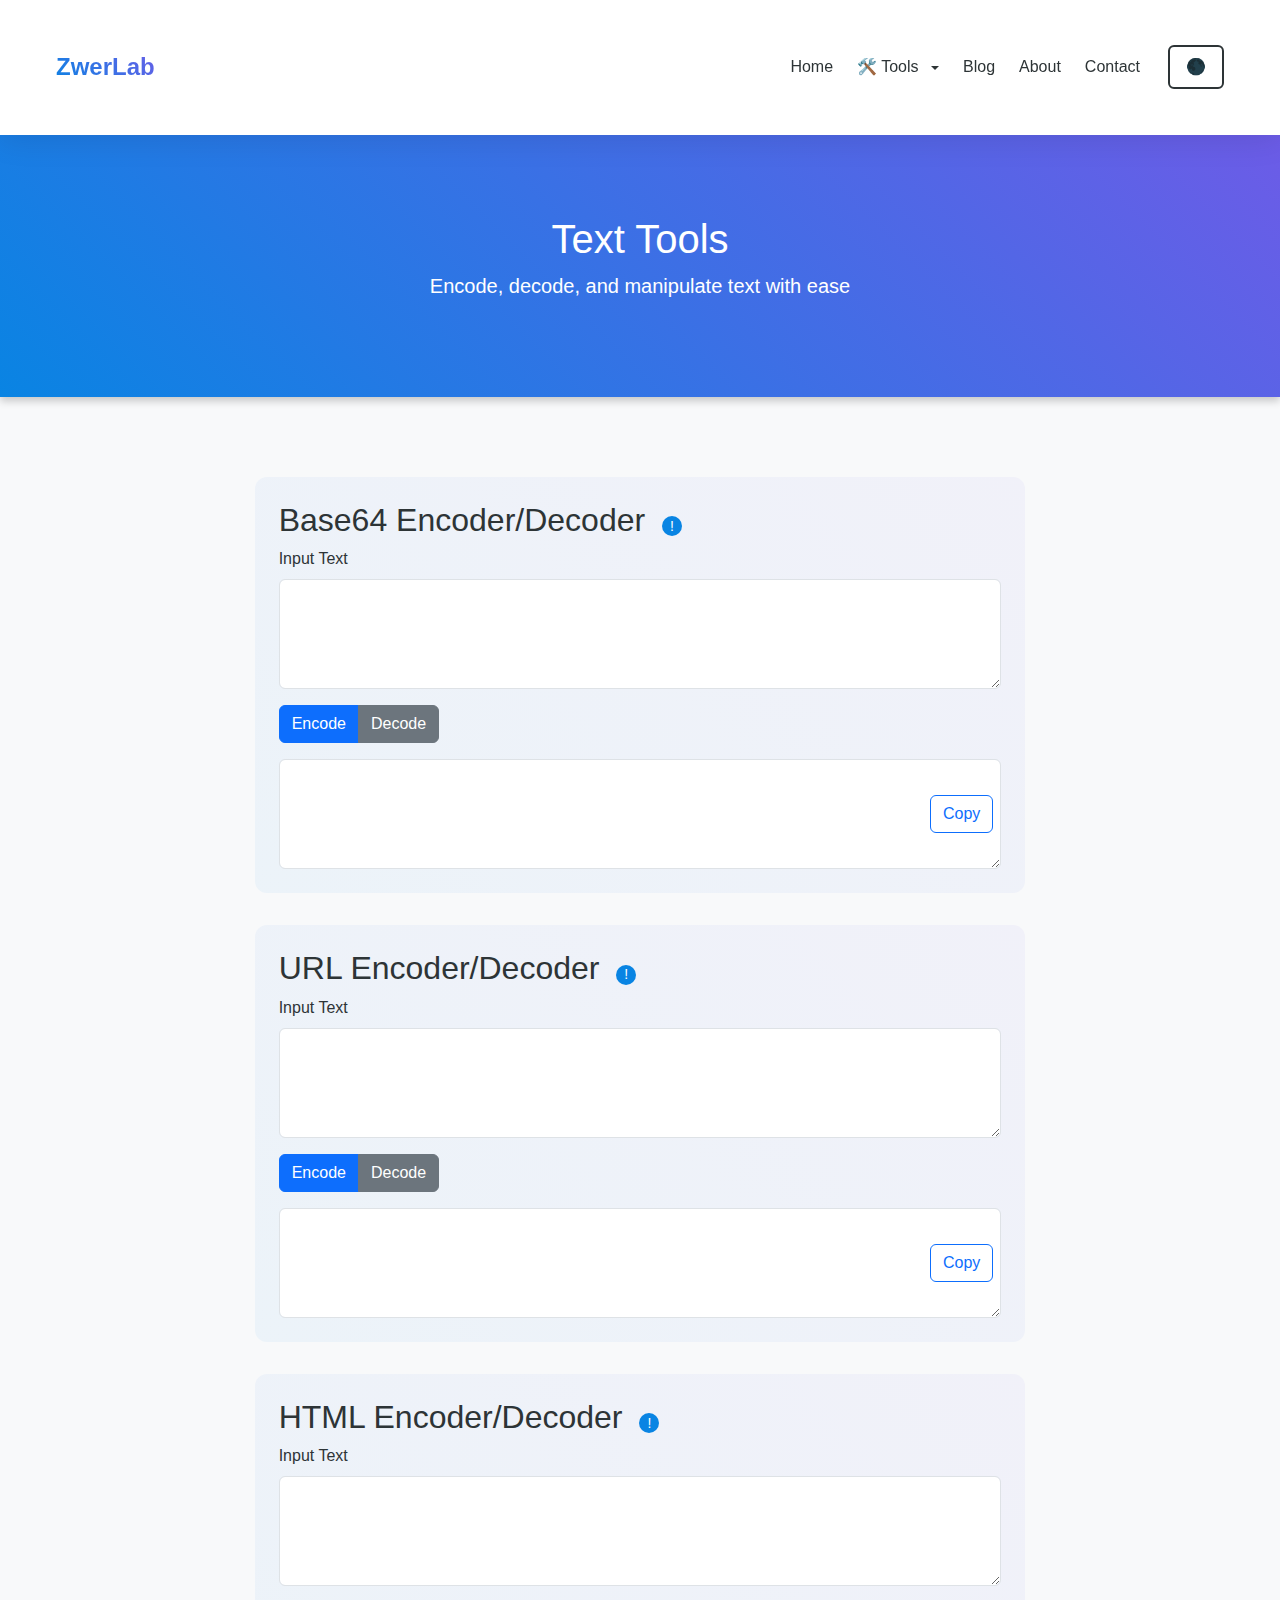
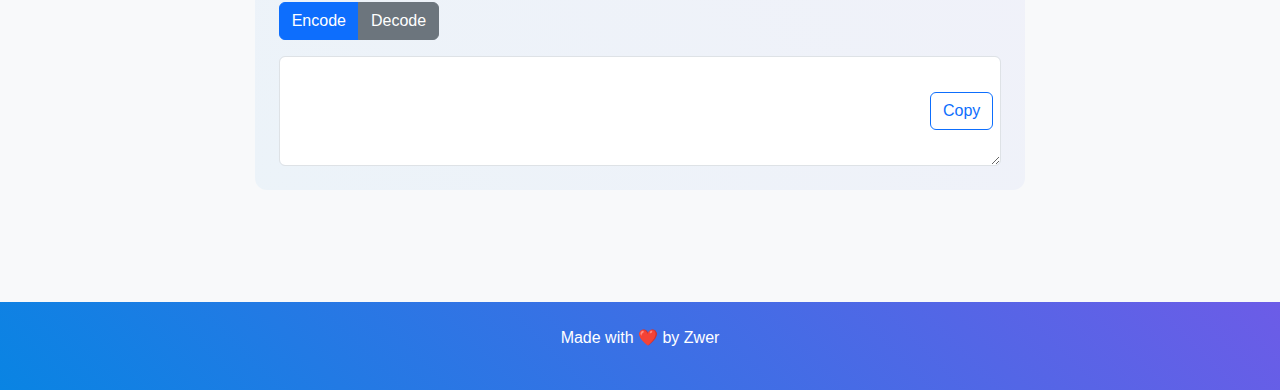
<file: text-tools.html>
<!DOCTYPE html>
<html lang="en">
<head>
    <meta charset="UTF-8">
    <meta name="viewport" content="width=device-width, initial-scale=1.0">
    <title>Text Tools | ZwerLab</title>
    <link rel="stylesheet" href="https://cdn.jsdelivr.net/npm/bootstrap@5.3.0/dist/css/bootstrap.min.css">
    <link rel="stylesheet" href="assets/css/style.css">
    <style>
        .tool-section {
            margin-bottom: 2rem;
            padding: 1.5rem;
            border-radius: 12px;
            background: linear-gradient(45deg, rgba(9, 132, 227, 0.05), rgba(108, 92, 231, 0.05));
        }
        body.dark-mode .tool-section {
            background: linear-gradient(45deg, rgba(116, 185, 255, 0.05), rgba(162, 155, 254, 0.05));
        }
        .output-container {
            position: relative;
        }
        .copy-btn {
            position: absolute;
            right: 0.5rem;
            top: 50%;
            transform: translateY(-50%);
        }
        .info-icon {
            display: inline-flex;
            align-items: center;
            justify-content: center;
            width: 20px;
            height: 20px;
            border-radius: 50%;
            background: #0984e3;
            color: white;
            font-size: 14px;
            margin-left: 0.5rem;
            cursor: help;
            transition: all 0.3s ease;
        }
        .info-icon:hover {
            background: #6c5ce7;
            transform: scale(1.1);
        }
        .tooltip {
            position: absolute;
            background: rgba(0, 0, 0, 0.8);
            color: white;
            padding: 0.5rem 1rem;
            border-radius: 4px;
            font-size: 0.875rem;
            z-index: 1000;
            max-width: 200px;
            display: none;
        }
        .info-icon:hover .tooltip {
            display: block;
        }
    </style>
</head>
<body>
    <nav class="navbar navbar-expand-lg">
        <div class="container">
            <a class="navbar-brand" href="index.html">ZwerLab</a>
            <button class="navbar-toggler" type="button" data-bs-toggle="collapse" data-bs-target="#navbarNav">
                <span class="navbar-toggler-icon"></span>
            </button>
            <div class="collapse navbar-collapse" id="navbarNav">
                <ul class="navbar-nav ms-auto">
                    <li class="nav-item"><a class="nav-link" href="index.html">Home</a></li>
                    <li class="nav-item dropdown">
                        <a class="nav-link dropdown-toggle" href="#" id="toolsDropdown" role="button" data-bs-toggle="dropdown">
                            🛠️ Tools
                        </a>
                        <ul class="dropdown-menu">
                            <li><a class="dropdown-item" href="password-generator.html">🔐 Password Generator</a></li>
                            <li><a class="dropdown-item active" href="text-tools.html">📝 Text Tools</a></li>
                            <li><a class="dropdown-item" href="scientific-tools.html">🔬 Scientific Tools</a></li>
                            <li><a class="dropdown-item" href="hash-generator.html">🔒 Hash Generator</a></li>
                        </ul>
                    </li>
                    <li class="nav-item"><a class="nav-link" href="blog.html">Blog</a></li>
                    <li class="nav-item"><a class="nav-link" href="about.html">About</a></li>
                    <li class="nav-item"><a class="nav-link" href="contact.html">Contact</a></li>
                </ul>
                <button id="darkModeToggle" class="btn btn-outline-light ms-3">
                    <span id="darkModeIcon">🌑</span>
                </button>
            </div>
        </div>
    </nav>

    <header class="page-header">
        <div class="container">
            <h1>Text Tools</h1>
            <p class="lead">Encode, decode, and manipulate text with ease</p>
        </div>
    </header>

    <main class="container my-5">
        <div class="row justify-content-center">
            <div class="col-md-8">
                <!-- Base64 Encoder/Decoder -->
                <div class="tool-section">
                    <h2>
                        Base64 Encoder/Decoder
                        <span class="info-icon" title="Base64 encoding converts binary data into text format using 64 characters (A-Z, a-z, 0-9, +, /)">!</span>
                    </h2>
                    <div class="mb-3">
                        <label for="base64Input" class="form-label">Input Text</label>
                        <textarea class="form-control" id="base64Input" rows="4"></textarea>
                    </div>
                    <div class="btn-group mb-3">
                        <button id="base64Encode" class="btn btn-primary">Encode</button>
                        <button id="base64Decode" class="btn btn-secondary">Decode</button>
                    </div>
                    <div class="output-container">
                        <textarea class="form-control" id="base64Output" rows="4" readonly></textarea>
                        <button class="btn btn-outline-primary copy-btn" id="copyBase64">Copy</button>
                    </div>
                </div>

                <!-- URL Encoder/Decoder -->
                <div class="tool-section">
                    <h2>
                        URL Encoder/Decoder
                        <span class="info-icon" title="URL encoding converts special characters into a format that can be transmitted over the Internet using %XX format">!</span>
                    </h2>
                    <div class="mb-3">
                        <label for="urlInput" class="form-label">Input Text</label>
                        <textarea class="form-control" id="urlInput" rows="4"></textarea>
                    </div>
                    <div class="btn-group mb-3">
                        <button id="urlEncode" class="btn btn-primary">Encode</button>
                        <button id="urlDecode" class="btn btn-secondary">Decode</button>
                    </div>
                    <div class="output-container">
                        <textarea class="form-control" id="urlOutput" rows="4" readonly></textarea>
                        <button class="btn btn-outline-primary copy-btn" id="copyUrl">Copy</button>
                    </div>
                </div>

                <!-- HTML Encoder/Decoder -->
                <div class="tool-section">
                    <h2>
                        HTML Encoder/Decoder
                        <span class="info-icon" title="HTML encoding converts special characters into HTML entities to safely display them on web pages">!</span>
                    </h2>
                    <div class="mb-3">
                        <label for="htmlInput" class="form-label">Input Text</label>
                        <textarea class="form-control" id="htmlInput" rows="4"></textarea>
                    </div>
                    <div class="btn-group mb-3">
                        <button id="htmlEncode" class="btn btn-primary">Encode</button>
                        <button id="htmlDecode" class="btn btn-secondary">Decode</button>
                    </div>
                    <div class="output-container">
                        <textarea class="form-control" id="htmlOutput" rows="4" readonly></textarea>
                        <button class="btn btn-outline-primary copy-btn" id="copyHtml">Copy</button>
                    </div>
                </div>
            </div>
        </div>
    </main>

    <footer>
        <p>Made with ❤️ by Zwer</p>
    </footer>

    <script src="https://cdn.jsdelivr.net/npm/bootstrap@5.3.0/dist/js/bootstrap.bundle.min.js"></script>
    <script src="assets/js/script.js"></script>
    <script>
        document.addEventListener('DOMContentLoaded', function() {
            // Base64 Functions
            document.getElementById('base64Encode').addEventListener('click', function() {
                const input = document.getElementById('base64Input').value;
                document.getElementById('base64Output').value = btoa(input);
            });

            document.getElementById('base64Decode').addEventListener('click', function() {
                const input = document.getElementById('base64Input').value;
                try {
                    document.getElementById('base64Output').value = atob(input);
                } catch {
                    document.getElementById('base64Output').value = 'Invalid Base64 input';
                }
            });

            // URL Functions
            document.getElementById('urlEncode').addEventListener('click', function() {
                const input = document.getElementById('urlInput').value;
                document.getElementById('urlOutput').value = encodeURIComponent(input);
            });

            document.getElementById('urlDecode').addEventListener('click', function() {
                const input = document.getElementById('urlInput').value;
                try {
                    document.getElementById('urlOutput').value = decodeURIComponent(input);
                } catch {
                    document.getElementById('urlOutput').value = 'Invalid URL encoded input';
                }
            });

            // HTML Functions
            document.getElementById('htmlEncode').addEventListener('click', function() {
                const input = document.getElementById('htmlInput').value;
                document.getElementById('htmlOutput').value = input.replace(/[<>&"']/g, c => {
                    switch (c) {
                        case '<': return '&lt;';
                        case '>': return '&gt;';
                        case '&': return '&amp;';
                        case '"': return '&quot;';
                        case "'": return '&#39;';
                    }
                });
            });

            document.getElementById('htmlDecode').addEventListener('click', function() {
                const input = document.getElementById('htmlInput').value;
                const textarea = document.createElement('textarea');
                textarea.innerHTML = input;
                document.getElementById('htmlOutput').value = textarea.value;
            });

            // Copy Functions
            document.querySelectorAll('.copy-btn').forEach(btn => {
                btn.addEventListener('click', function() {
                    const output = this.previousElementSibling;
                    navigator.clipboard.writeText(output.value)
                        .then(() => {
                            const originalText = this.textContent;
                            this.textContent = 'Copied!';
                            setTimeout(() => this.textContent = originalText, 2000);
                        })
                        .catch(() => alert('Failed to copy text'));
                });
            });
        });
    </script>
</body>
</html>
</file>
<file: assets/css/style.css>
/* General Styles */
body {
  font-family: 'Inter', 'Arial', sans-serif;
  background-color: #f8f9fa;
  color: #2d3436;
  transition: background-color 0.3s ease, color 0.3s ease;
}

/* Modern Navbar */
.navbar {
  backdrop-filter: blur(10px);
  -webkit-backdrop-filter: blur(10px);
  background-color: rgba(255, 255, 255, 0.95) !important;
  box-shadow: 0 4px 30px rgba(0, 0, 0, 0.1);
  border-bottom: 1px solid rgba(255, 255, 255, 0.3);
  padding: 0.75rem 0;
  transition: all 0.3s ease;
}

.navbar-brand {
  font-size: 1.5rem;
  font-weight: 700;
  background: linear-gradient(45deg, #0984e3, #6c5ce7);
  -webkit-background-clip: text;
  background-clip: text;
  -webkit-text-fill-color: transparent;
  transition: opacity 0.3s ease;
}

.navbar-brand:hover {
  opacity: 0.85;
}

/* Enhanced Dropdown Styles */
.dropdown-menu {
  border: none;
  background: rgba(255, 255, 255, 0.95);
  backdrop-filter: blur(10px);
  -webkit-backdrop-filter: blur(10px);
  box-shadow: 0 4px 30px rgba(0, 0, 0, 0.1);
  border-radius: 12px;
  padding: 0.5rem;
  min-width: 200px;
}

.dropdown-item {
  border-radius: 8px;
  padding: 0.75rem 1rem;
  display: flex;
  align-items: center;
  gap: 0.5rem;
  transition: all 0.2s ease;
}

.dropdown-item:hover {
  background: rgba(9, 132, 227, 0.1);
  transform: translateX(5px);
}

.dropdown-item.active {
  background: linear-gradient(45deg, #0984e3, #6c5ce7);
  color: white !important;
}

.nav-link {
  position: relative;
  color: #2d3436 !important;
  padding: 0.5rem 1rem;
  margin: 0 0.25rem;
  border-radius: 8px;
  font-weight: 500;
  transition: all 0.3s ease;
}

.nav-link:hover {
  background-color: rgba(9, 132, 227, 0.1);
  color: #0984e3 !important;
}

.nav-link.active {
  font-weight: 600;
  color: #0984e3 !important;
}

/* Enhanced Dropdown Arrow */
.nav-link.dropdown-toggle::after {
  content: "";
  display: inline-block;
  margin-left: 0.5em;
  vertical-align: middle;
  border-top: 0.3em solid;
  border-right: 0.3em solid transparent;
  border-bottom: 0;
  border-left: 0.3em solid transparent;
  transition: transform 0.2s ease;
  color: inherit;
  background: transparent;
}

.nav-item.show .dropdown-toggle::after {
  transform: rotate(180deg);
}

/* Dark Mode Enhancements */
body.dark-mode {
  background-color: #1a1a1a;
  color: #f5f6fa;
}

body.dark-mode .navbar {
  background-color: rgba(26, 26, 26, 0.95) !important;
  border-bottom: 1px solid rgba(255, 255, 255, 0.1);
}

body.dark-mode .dropdown-menu {
  background: rgba(26, 26, 26, 0.95);
  border: 1px solid rgba(255, 255, 255, 0.1);
}

body.dark-mode .dropdown-item {
  color: #f5f6fa;
}

body.dark-mode .dropdown-item:hover {
  background: rgba(255, 255, 255, 0.1);
  color: #74b9ff;
}

body.dark-mode .dropdown-item.active {
  background: linear-gradient(45deg, #74b9ff, #a29bfe);
  color: #1a1a1a;
}

body.dark-mode .navbar .nav-link {
  color: #f5f6fa !important;
}

body.dark-mode .navbar .nav-link:hover {
  background-color: rgba(255, 255, 255, 0.1);
  color: #74b9ff !important;
}

body.dark-mode .navbar .nav-link.active {
  color: #74b9ff !important;
}

body.dark-mode .navbar .nav-link::after {
  color: currentColor;
}

body.dark-mode .card {
  background-color: #2d2d2d;
  border: 1px solid rgba(255, 255, 255, 0.1);
  color: #f5f6fa;
}

body.dark-mode .card label {
  color: #f5f6fa;
}

body.dark-mode .form-control {
  background-color: #3d3d3d;
  border-color: rgba(255, 255, 255, 0.1);
  color: #f5f6fa;
}

body.dark-mode .form-control:focus {
  background-color: #3d3d3d;
  border-color: #74b9ff;
  color: #f5f6fa;
}

body.dark-mode .form-check-label {
  color: #f5f6fa;
}

body.dark-mode .btn-outline-light {
  border-color: rgba(255, 255, 255, 0.5);
  color: #f5f6fa;
}

body.dark-mode .btn-outline-light:hover {
  background-color: rgba(255, 255, 255, 0.1);
  color: #74b9ff;
}

/* Accessibility Improvements */
.sr-only {
  position: absolute;
  width: 1px;
  height: 1px;
  padding: 0;
  margin: -1px;
  overflow: hidden;
  clip: rect(0, 0, 0, 0);
  border: 0;
}

:focus {
  outline: 3px solid #0984e3;
  outline-offset: 2px;
}

/* Gradient Header */
.page-header {
  background: linear-gradient(45deg, #0984e3, #6c5ce7);
  color: white;
  text-align: center;
  padding: 3rem 1.5rem;
  font-size: 2.5rem;
  font-weight: bold;
  box-shadow: 0 4px 8px rgba(0, 0, 0, 0.2);
}

/* Dark Mode Header */
body.dark-mode .page-header {
  background: linear-gradient(45deg, #2d3436, #3d3d3d);
}

/* Container and Layout */
.container {
  max-width: 1200px;
  margin: 0 auto;
  padding: 2rem 1rem;
}

/* Footer */
footer {
  background: linear-gradient(45deg, #0984e3, #6c5ce7);
  color: white;
  text-align: center;
  padding: 1.5rem;
  margin-top: 3rem;
}

body.dark-mode footer {
  background: linear-gradient(45deg, #2d3436, #3d3d3d);
}

/* Mobile Responsiveness */
@media (max-width: 768px) {
  .navbar {
    padding: 0.5rem 0;
  }
  
  .navbar .nav-link {
    margin: 0.25rem 0;
  }
  
  .navbar-collapse {
    background-color: inherit;
    padding: 1rem;
    border-radius: 8px;
  }
  
  .navbar .nav-link::after {
    display: none;
  }
}

/* Dark Mode Toggle Enhancement */
#darkModeToggle {
  background: transparent;
  border: 2px solid #2d3436;
  color: #2d3436;
  padding: 0.5rem 1rem;
  transition: all 0.3s ease;
}

body.dark-mode #darkModeToggle {
  border-color: #f5f6fa;
  color: #f5f6fa;
}

#darkModeToggle:hover {
  background: rgba(9, 132, 227, 0.1);
  transform: translateY(-1px);
}
</file>
